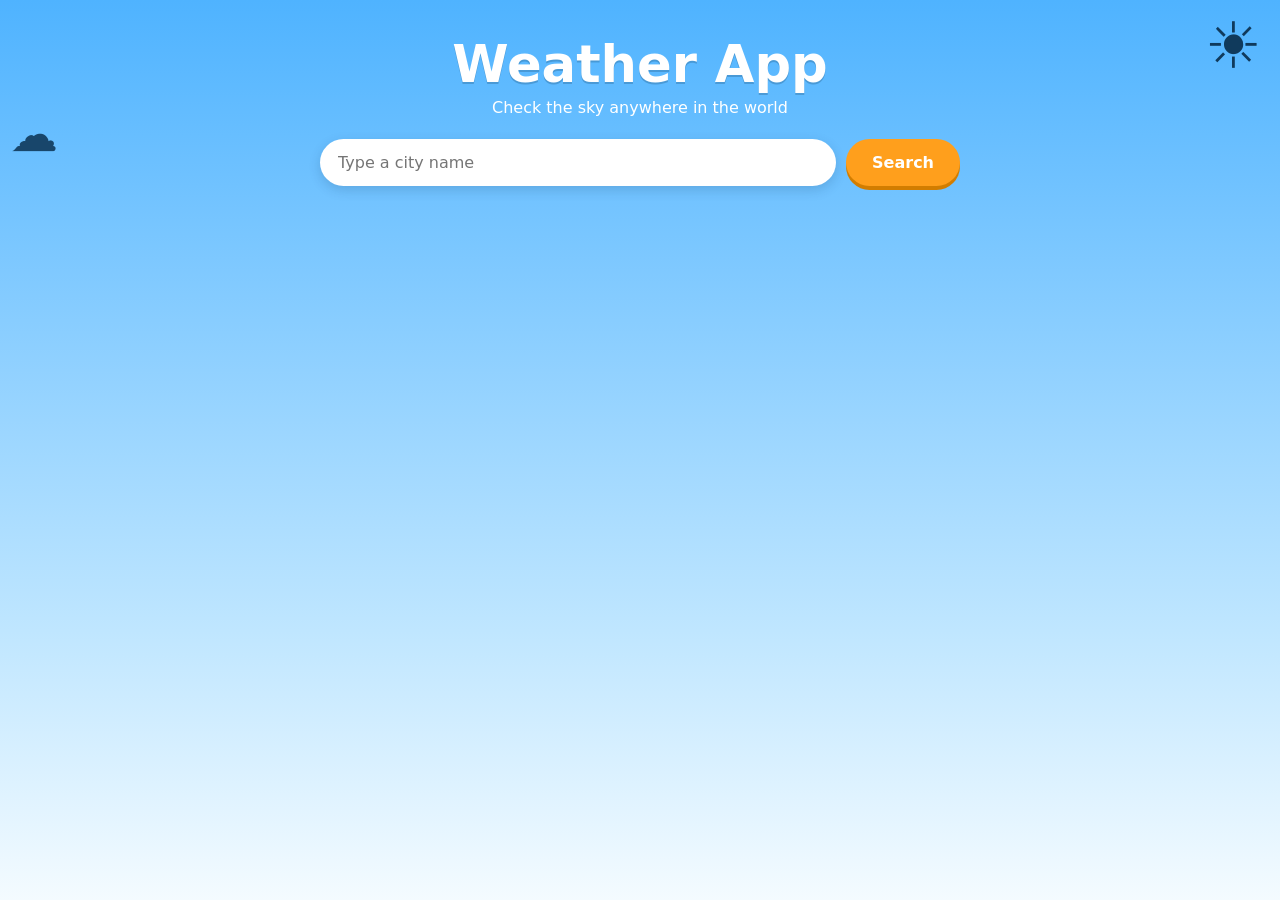
<file: index.html>
<!DOCTYPE html>
<html lang="en">
<head>
  <meta charset="UTF-8">
  <meta name="viewport" content="width=device-width, initial-scale=1.0">
  <title>Weather App</title>
  <link rel="stylesheet" href="style.css">
</head>
<body>
  <main class="screen">
    <span class="deco sun" aria-hidden="true">☀️</span>
    <span class="deco cloud" aria-hidden="true">☁️</span>
    <div class="app">
      <h1 class="title">Weather App</h1>
      <p class="sub">Check the sky anywhere in the world</p>
      <form class="search" id="search-form">
        <input type="text" id="city-input" name="city" placeholder="Type a city name" aria-label="City name">
        <button type="submit">Search</button>
      </form>
      <p class="message" id="message" role="status"></p>
      <section class="card" id="result" hidden>
        <h2 class="city" id="city-name"></h2>
        <p class="time" id="local-time"></p>
        <img class="icon" id="icon" alt="" width="96" height="96">
        <div class="temp" id="temp"></div>
        <p class="desc" id="description"></p>
        <div class="tiles">
          <div class="tile"><span class="ic" aria-hidden="true">🌡️</span><span class="lb">Feels like</span><span class="vl" id="feels-like"></span></div>
          <div class="tile"><span class="ic" aria-hidden="true">💧</span><span class="lb">Humidity</span><span class="vl" id="humidity"></span></div>
          <div class="tile wide"><span class="ic" aria-hidden="true">💨</span><span class="lb">Wind</span><span class="vl" id="wind"></span></div>
        </div>
      </section>
    </div>
  </main>
  <script src="script.js"></script>
</body>
</html>
</file>
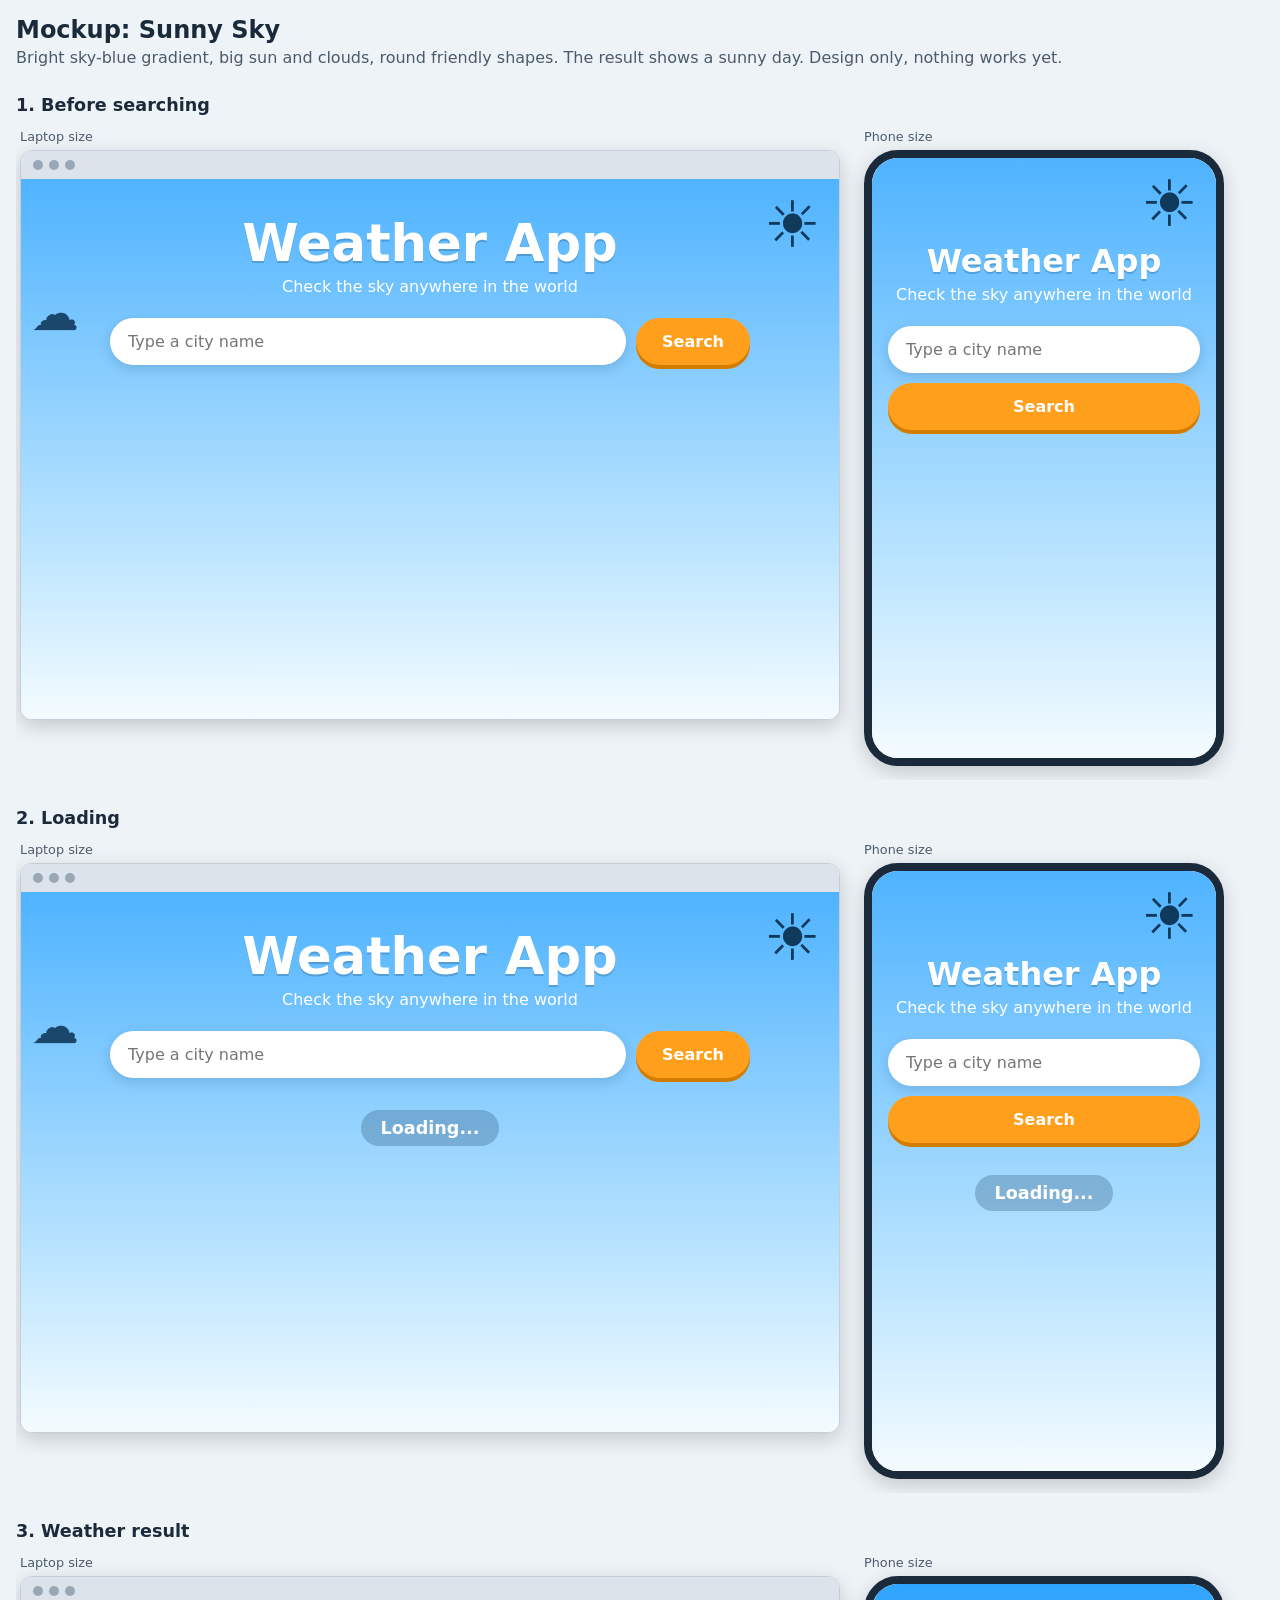
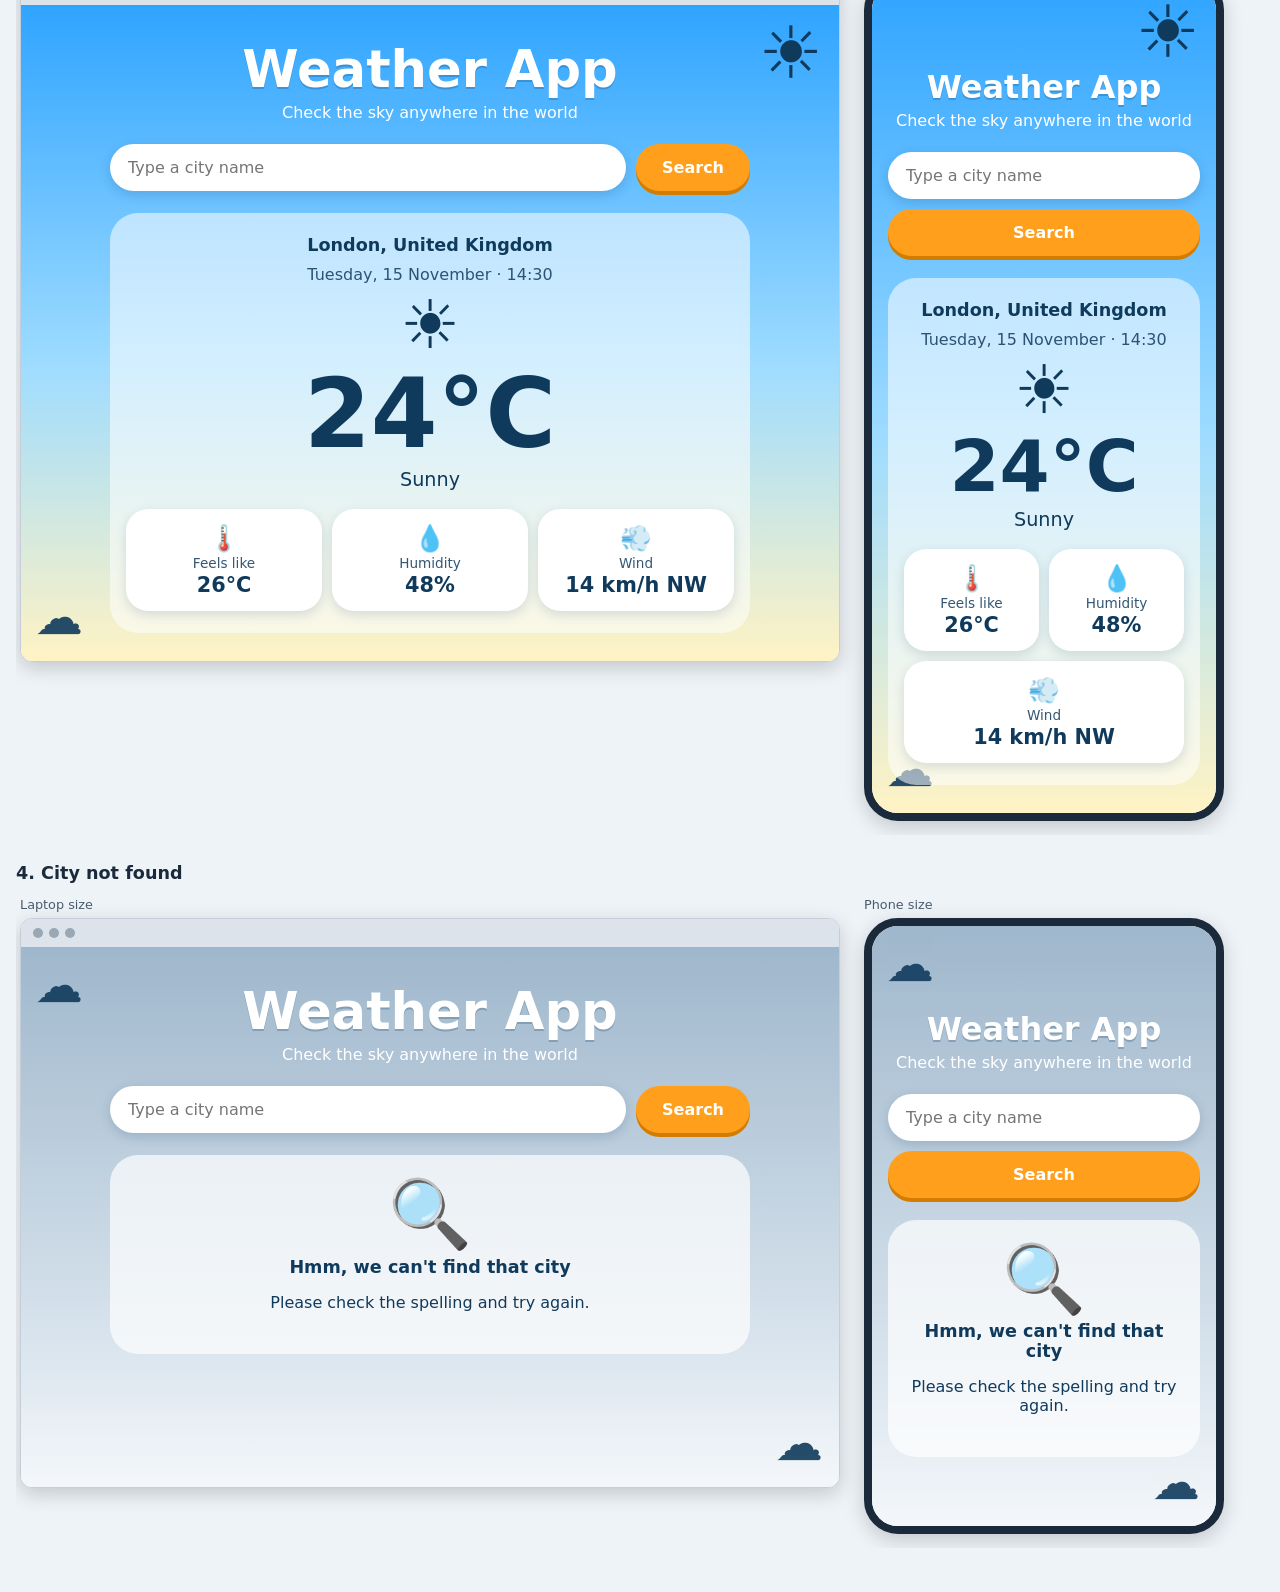
<file: mockups/1-sunny-sky.html>
<!DOCTYPE html>
<html lang="en">
<head>
<meta charset="UTF-8">
<meta name="viewport" content="width=device-width, initial-scale=1.0">
<title>Mockup: Sunny Sky</title>
<style>
*{box-sizing:border-box}
body{margin:0;padding:16px;background:#eef3f8;color:#1b2a3a;font-family:system-ui,-apple-system,"Segoe UI",Arial,sans-serif}
.page-head h1{margin:0 0 4px;font-size:1.5rem}
.page-head p{margin:0;color:#4a5b6c}
.state{margin:28px 0}
.state h2{font-size:1.1rem;margin:0 0 10px}
.frames{display:flex;flex-wrap:wrap;gap:24px;align-items:flex-start;overflow-x:auto;padding:4px 4px 14px}
.cap{font-size:.8rem;color:#4a5b6c;margin:0 0 6px}
.frame{flex:none;overflow:hidden;background:#fff;box-shadow:0 6px 20px rgba(0,0,0,.18)}
.laptop{width:820px;border-radius:12px;border:1px solid #c5ced8}
.phone{width:360px;border:8px solid #1b2a3a;border-radius:34px}
.bar{height:28px;background:#dde3ea;display:flex;gap:6px;align-items:center;padding:0 12px}
.bar i{width:10px;height:10px;border-radius:50%;background:#9aa7b4;display:block}
.screen{container-type:inline-size;position:relative;overflow:hidden;min-height:540px;padding:28px 16px;display:flex;justify-content:center}
.phone .screen{min-height:600px}
.app{position:relative;z-index:1;width:100%;max-width:640px;text-align:center}
.title{margin:8px 0 6px;font-size:2rem;line-height:1.1}
.sub{margin:0 0 22px}
.search{display:flex;flex-direction:column;gap:10px;margin-bottom:22px}
.search input{width:100%;font:inherit;padding:14px 18px;border:0;outline:0}
.search button{font:inherit;padding:14px 26px;border:0;cursor:pointer}
.status{margin:10px 0;font-size:1.1rem;font-weight:600}
.big-emoji{font-size:4.2rem;line-height:1}
.city{margin:0;font-size:1.5rem}
.time{margin:4px 0 8px;opacity:.85}
.temp{font-size:4.5rem;font-weight:800;line-height:1;margin:6px 0}
.desc{font-size:1.2rem;margin:0 0 18px}
.tiles{display:grid;grid-template-columns:1fr 1fr;gap:10px}
.tile{padding:14px 10px}
.tile.wide{grid-column:span 2}
.tile .ic{font-size:1.6rem;display:block}
.tile .lb{display:block;font-size:.85rem;opacity:.85;margin-top:2px}
.tile .vl{display:block;font-size:1.3rem;font-weight:700;margin-top:2px}
.deco{position:absolute;z-index:0;line-height:1;pointer-events:none}
@container (max-width:599px){.app{padding-top:50px}.deco.mid{display:none}}
@container (min-width:600px){
  .title{font-size:3.2rem}
  .search{flex-direction:row}
  .search input{flex:1}
  .tiles{grid-template-columns:repeat(3,1fr)}
  .tile.wide{grid-column:auto}
  .temp{font-size:6rem}
  .city{font-size:2rem}
}

.screen{font-family:"Trebuchet MS","Segoe UI",system-ui,sans-serif;color:#103a5c}
.bg-start{background:linear-gradient(#4fb3ff,#bfe6ff 70%,#f4fbff)}
.bg-result{background:linear-gradient(#2fa4ff,#9fdcff 55%,#fff3c4)}
.bg-notfound{background:linear-gradient(#9fb7cc,#d6e2ec 70%,#f4f7fa)}
.title{color:#fff;text-shadow:0 2px 0 rgba(16,58,92,.25)}
.sub{color:#fff}
.search input{border-radius:999px;background:#fff;box-shadow:0 4px 12px rgba(16,58,92,.18);color:#103a5c}
.search button{border-radius:999px;background:#ff9f1c;color:#fff;font-weight:700;box-shadow:0 4px 0 #d27d00}
.status{color:#fff;background:rgba(16,58,92,.25);display:inline-block;padding:8px 20px;border-radius:999px}
.card{background:rgba(255,255,255,.55);border-radius:28px;padding:22px 16px}
.tile{background:#fff;border-radius:22px;box-shadow:0 4px 12px rgba(16,58,92,.15)}
.nf{background:rgba(255,255,255,.7);border-radius:28px;padding:26px 18px}
.nf .big-emoji{margin-bottom:8px}
</style>
</head>
<body>
<header class="page-head"><h1>Mockup: Sunny Sky</h1><p>Bright sky-blue gradient, big sun and clouds, round friendly shapes. The result shows a sunny day. Design only, nothing works yet.</p></header>
<section class="state"><h2>1. Before searching</h2><div class="frames"><div><p class="cap">Laptop size</p><div class="frame laptop"><div class="bar"><i></i><i></i><i></i></div><div class="screen bg-start"><span class="deco" style="top:14px;right:18px;font-size:4rem">☀️</span><span class="deco mid" style="top:110px;left:10px;font-size:3rem;opacity:.9">☁️</span><div class="app"><h1 class="title">Weather App</h1><p class="sub">Check the sky anywhere in the world</p><div class="search"><input type="text" placeholder="Type a city name" value="" readonly aria-label="City name"><button type="button">Search</button></div></div></div></div></div><div><p class="cap">Phone size</p><div class="frame phone"><div class="screen bg-start"><span class="deco" style="top:14px;right:18px;font-size:4rem">☀️</span><span class="deco mid" style="top:110px;left:10px;font-size:3rem;opacity:.9">☁️</span><div class="app"><h1 class="title">Weather App</h1><p class="sub">Check the sky anywhere in the world</p><div class="search"><input type="text" placeholder="Type a city name" value="" readonly aria-label="City name"><button type="button">Search</button></div></div></div></div></div></div></section>
<section class="state"><h2>2. Loading</h2><div class="frames"><div><p class="cap">Laptop size</p><div class="frame laptop"><div class="bar"><i></i><i></i><i></i></div><div class="screen bg-start"><span class="deco" style="top:14px;right:18px;font-size:4rem">☀️</span><span class="deco mid" style="top:110px;left:10px;font-size:3rem;opacity:.9">☁️</span><div class="app"><h1 class="title">Weather App</h1><p class="sub">Check the sky anywhere in the world</p><div class="search"><input type="text" placeholder="Type a city name" value="" readonly aria-label="City name"><button type="button">Search</button></div><p class="status">Loading...</p></div></div></div></div><div><p class="cap">Phone size</p><div class="frame phone"><div class="screen bg-start"><span class="deco" style="top:14px;right:18px;font-size:4rem">☀️</span><span class="deco mid" style="top:110px;left:10px;font-size:3rem;opacity:.9">☁️</span><div class="app"><h1 class="title">Weather App</h1><p class="sub">Check the sky anywhere in the world</p><div class="search"><input type="text" placeholder="Type a city name" value="" readonly aria-label="City name"><button type="button">Search</button></div><p class="status">Loading...</p></div></div></div></div></div></section>
<section class="state"><h2>3. Weather result</h2><div class="frames"><div><p class="cap">Laptop size</p><div class="frame laptop"><div class="bar"><i></i><i></i><i></i></div><div class="screen bg-result"><span class="deco" style="top:12px;right:16px;font-size:4.5rem">☀️</span><span class="deco" style="bottom:20px;left:14px;font-size:3rem;opacity:.9">☁️</span><div class="app"><h1 class="title">Weather App</h1><p class="sub">Check the sky anywhere in the world</p><div class="search"><input type="text" placeholder="Type a city name" value="" readonly aria-label="City name"><button type="button">Search</button></div><div class="card"><h2 class="city">London, United Kingdom</h2><p class="time">Tuesday, 15 November · 14:30</p><div class="big-emoji" role="img" aria-label="Sunny">☀️</div><div class="temp">24°C</div><p class="desc">Sunny</p><div class="tiles"><div class="tile"><span class="ic">🌡️</span><span class="lb">Feels like</span><span class="vl">26°C</span></div><div class="tile"><span class="ic">💧</span><span class="lb">Humidity</span><span class="vl">48%</span></div><div class="tile wide"><span class="ic">💨</span><span class="lb">Wind</span><span class="vl">14 km/h NW</span></div></div></div></div></div></div></div><div><p class="cap">Phone size</p><div class="frame phone"><div class="screen bg-result"><span class="deco" style="top:12px;right:16px;font-size:4.5rem">☀️</span><span class="deco" style="bottom:20px;left:14px;font-size:3rem;opacity:.9">☁️</span><div class="app"><h1 class="title">Weather App</h1><p class="sub">Check the sky anywhere in the world</p><div class="search"><input type="text" placeholder="Type a city name" value="" readonly aria-label="City name"><button type="button">Search</button></div><div class="card"><h2 class="city">London, United Kingdom</h2><p class="time">Tuesday, 15 November · 14:30</p><div class="big-emoji" role="img" aria-label="Sunny">☀️</div><div class="temp">24°C</div><p class="desc">Sunny</p><div class="tiles"><div class="tile"><span class="ic">🌡️</span><span class="lb">Feels like</span><span class="vl">26°C</span></div><div class="tile"><span class="ic">💧</span><span class="lb">Humidity</span><span class="vl">48%</span></div><div class="tile wide"><span class="ic">💨</span><span class="lb">Wind</span><span class="vl">14 km/h NW</span></div></div></div></div></div></div></div></div></section>
<section class="state"><h2>4. City not found</h2><div class="frames"><div><p class="cap">Laptop size</p><div class="frame laptop"><div class="bar"><i></i><i></i><i></i></div><div class="screen bg-notfound"><span class="deco" style="top:14px;left:14px;font-size:3rem;opacity:.9">☁️</span><span class="deco" style="bottom:20px;right:16px;font-size:3rem;opacity:.9">☁️</span><div class="app"><h1 class="title">Weather App</h1><p class="sub">Check the sky anywhere in the world</p><div class="search"><input type="text" placeholder="Type a city name" value="" readonly aria-label="City name"><button type="button">Search</button></div><div class="nf"><div class="big-emoji">🔍</div><h2 class="city">Hmm, we can't find that city</h2><p>Please check the spelling and try again.</p></div></div></div></div></div><div><p class="cap">Phone size</p><div class="frame phone"><div class="screen bg-notfound"><span class="deco" style="top:14px;left:14px;font-size:3rem;opacity:.9">☁️</span><span class="deco" style="bottom:20px;right:16px;font-size:3rem;opacity:.9">☁️</span><div class="app"><h1 class="title">Weather App</h1><p class="sub">Check the sky anywhere in the world</p><div class="search"><input type="text" placeholder="Type a city name" value="" readonly aria-label="City name"><button type="button">Search</button></div><div class="nf"><div class="big-emoji">🔍</div><h2 class="city">Hmm, we can't find that city</h2><p>Please check the spelling and try again.</p></div></div></div></div></div></div></section>
</body>
</html>
</file>
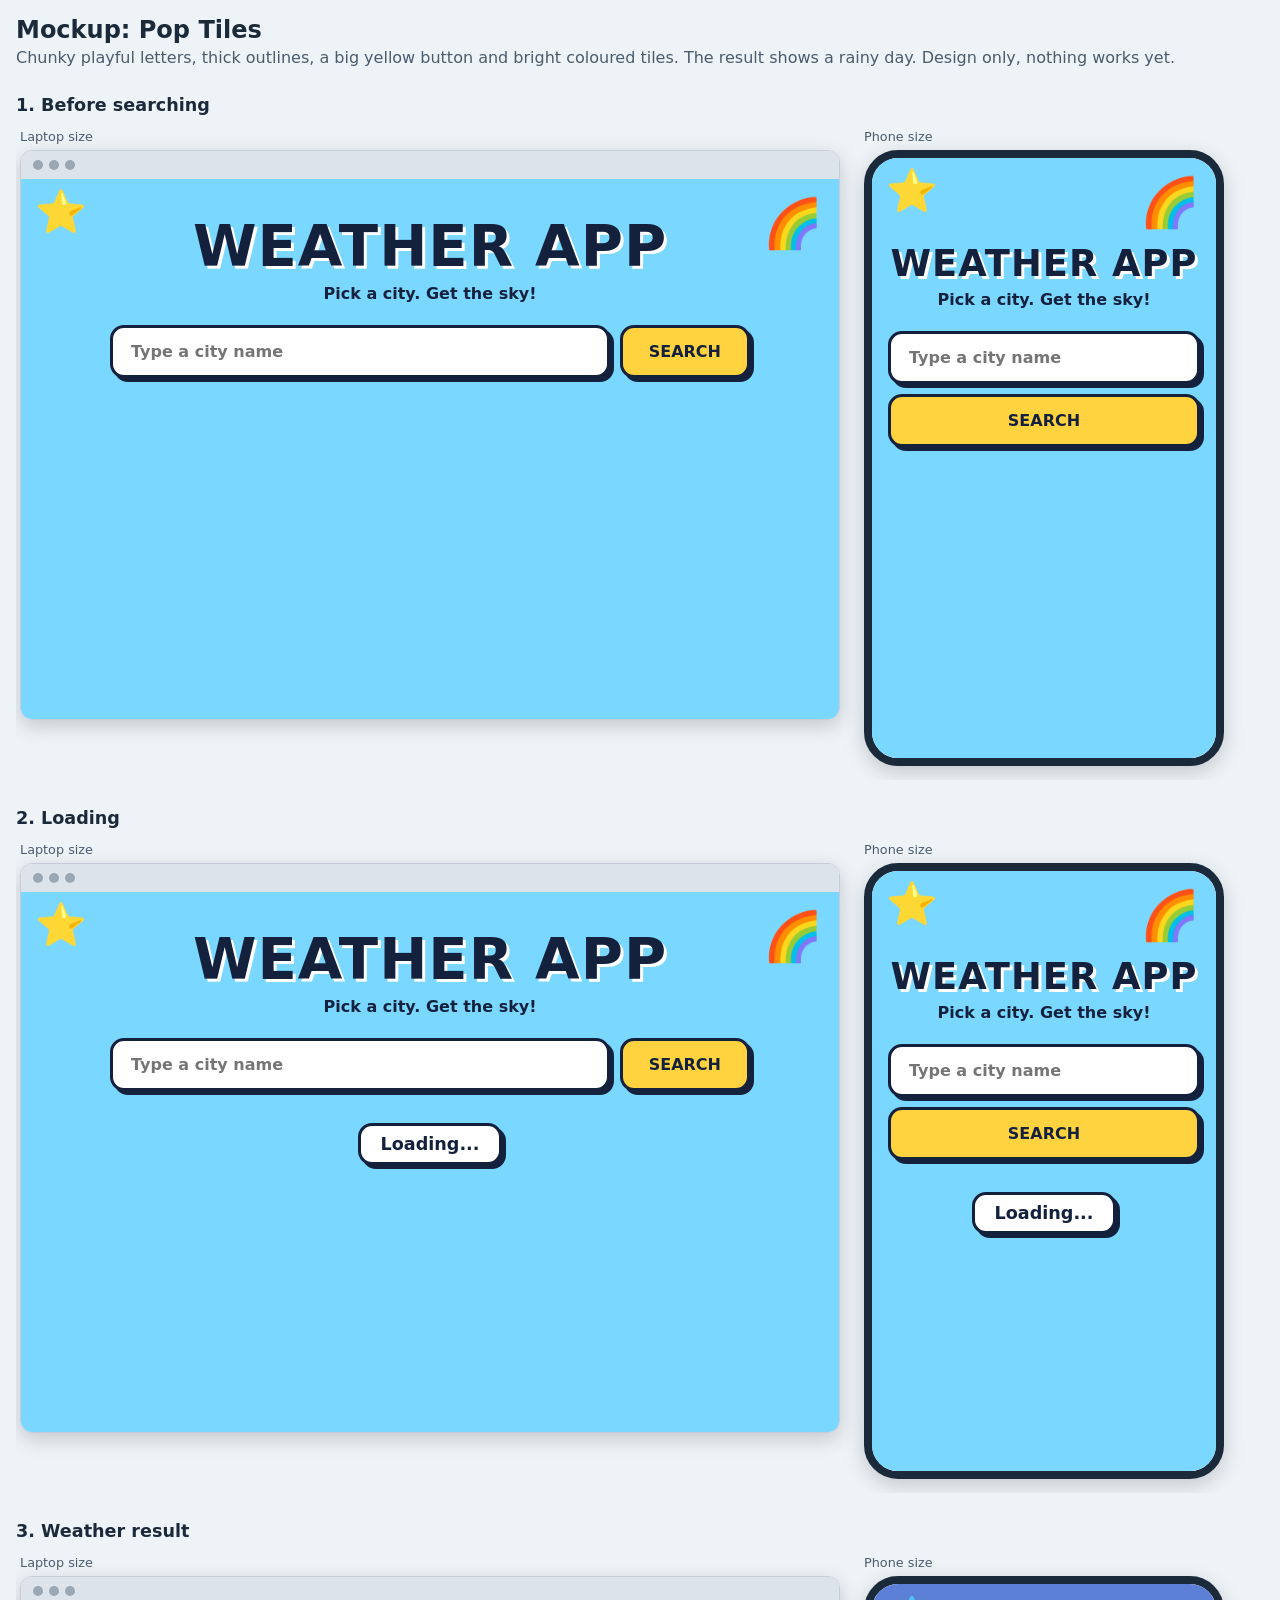
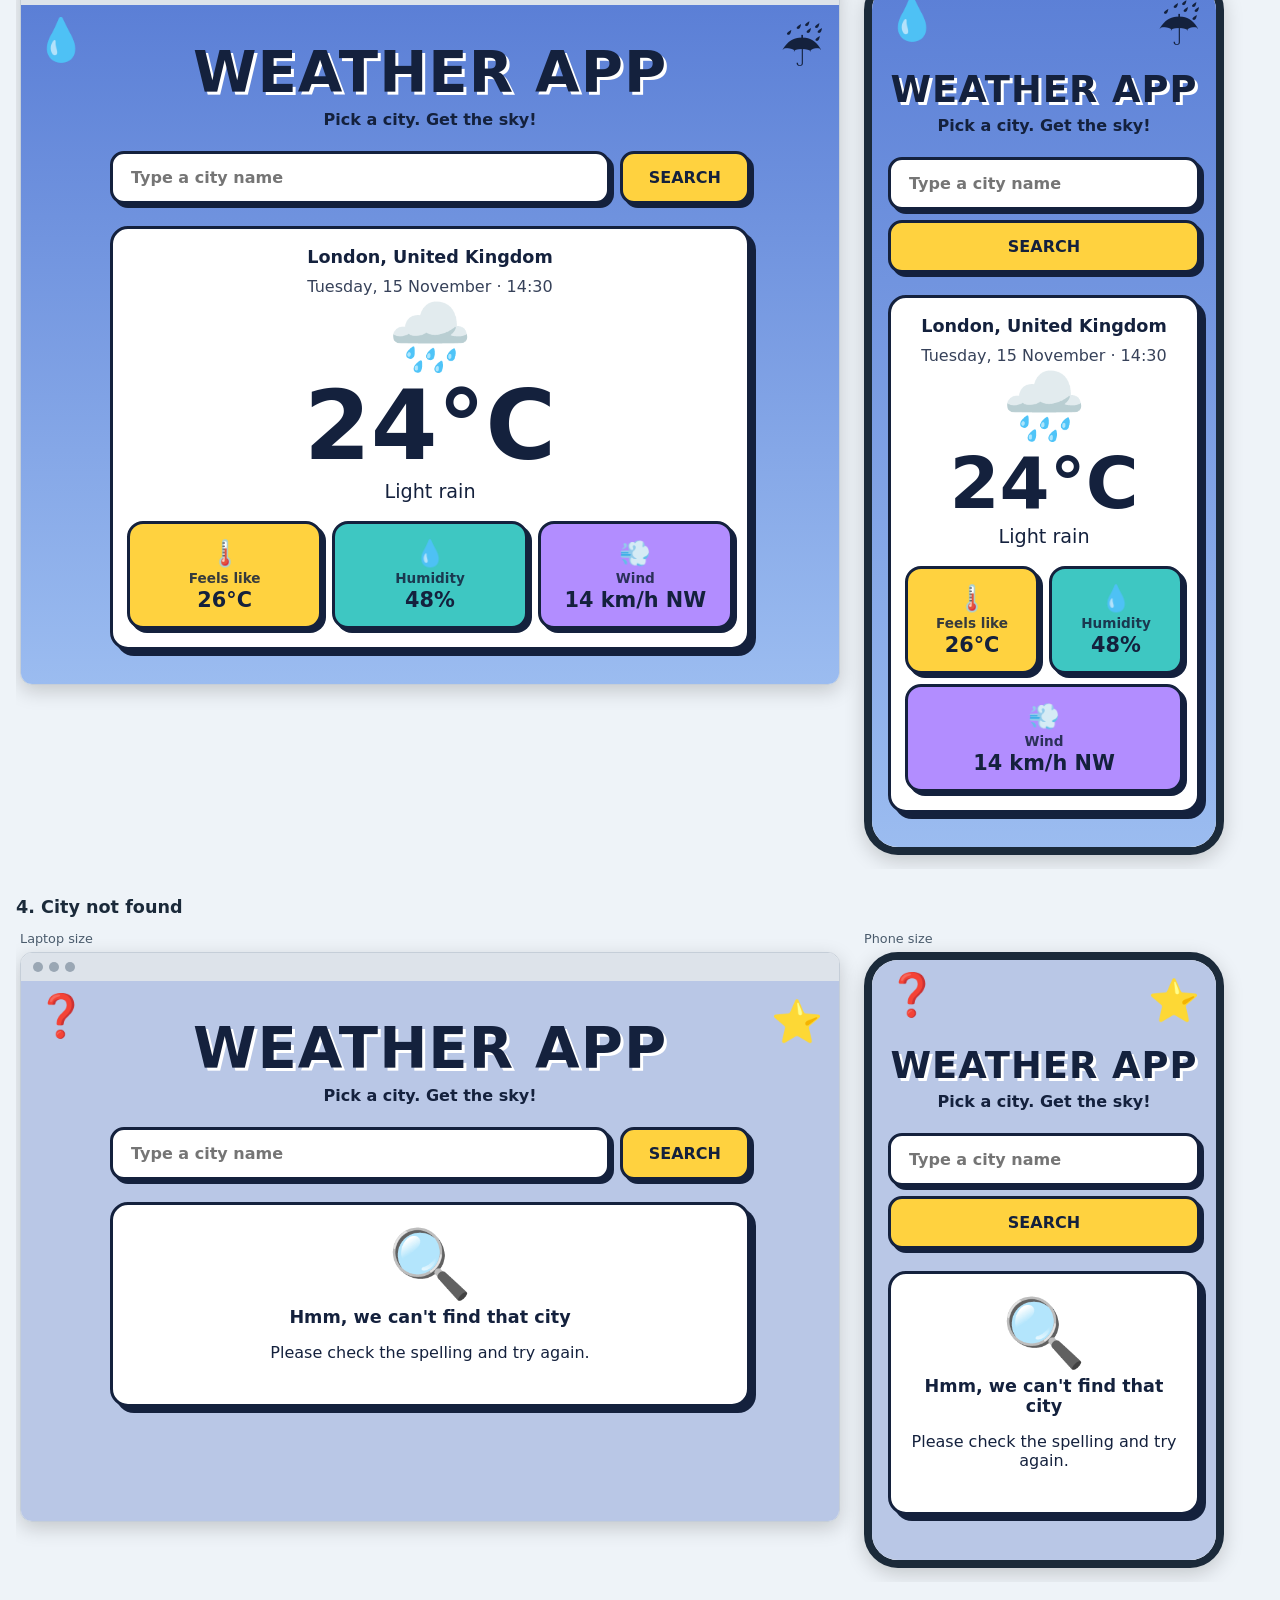
<file: mockups/2-pop-tiles.html>
<!DOCTYPE html>
<html lang="en">
<head>
<meta charset="UTF-8">
<meta name="viewport" content="width=device-width, initial-scale=1.0">
<title>Mockup: Pop Tiles</title>
<style>
*{box-sizing:border-box}
body{margin:0;padding:16px;background:#eef3f8;color:#1b2a3a;font-family:system-ui,-apple-system,"Segoe UI",Arial,sans-serif}
.page-head h1{margin:0 0 4px;font-size:1.5rem}
.page-head p{margin:0;color:#4a5b6c}
.state{margin:28px 0}
.state h2{font-size:1.1rem;margin:0 0 10px}
.frames{display:flex;flex-wrap:wrap;gap:24px;align-items:flex-start;overflow-x:auto;padding:4px 4px 14px}
.cap{font-size:.8rem;color:#4a5b6c;margin:0 0 6px}
.frame{flex:none;overflow:hidden;background:#fff;box-shadow:0 6px 20px rgba(0,0,0,.18)}
.laptop{width:820px;border-radius:12px;border:1px solid #c5ced8}
.phone{width:360px;border:8px solid #1b2a3a;border-radius:34px}
.bar{height:28px;background:#dde3ea;display:flex;gap:6px;align-items:center;padding:0 12px}
.bar i{width:10px;height:10px;border-radius:50%;background:#9aa7b4;display:block}
.screen{container-type:inline-size;position:relative;overflow:hidden;min-height:540px;padding:28px 16px;display:flex;justify-content:center}
.phone .screen{min-height:600px}
.app{position:relative;z-index:1;width:100%;max-width:640px;text-align:center}
.title{margin:8px 0 6px;font-size:2rem;line-height:1.1}
.sub{margin:0 0 22px}
.search{display:flex;flex-direction:column;gap:10px;margin-bottom:22px}
.search input{width:100%;font:inherit;padding:14px 18px;border:0;outline:0}
.search button{font:inherit;padding:14px 26px;border:0;cursor:pointer}
.status{margin:10px 0;font-size:1.1rem;font-weight:600}
.big-emoji{font-size:4.2rem;line-height:1}
.city{margin:0;font-size:1.5rem}
.time{margin:4px 0 8px;opacity:.85}
.temp{font-size:4.5rem;font-weight:800;line-height:1;margin:6px 0}
.desc{font-size:1.2rem;margin:0 0 18px}
.tiles{display:grid;grid-template-columns:1fr 1fr;gap:10px}
.tile{padding:14px 10px}
.tile.wide{grid-column:span 2}
.tile .ic{font-size:1.6rem;display:block}
.tile .lb{display:block;font-size:.85rem;opacity:.85;margin-top:2px}
.tile .vl{display:block;font-size:1.3rem;font-weight:700;margin-top:2px}
.deco{position:absolute;z-index:0;line-height:1;pointer-events:none}
@container (max-width:599px){.app{padding-top:50px}.deco.mid{display:none}}
@container (min-width:600px){
  .title{font-size:3.2rem}
  .search{flex-direction:row}
  .search input{flex:1}
  .tiles{grid-template-columns:repeat(3,1fr)}
  .tile.wide{grid-column:auto}
  .temp{font-size:6rem}
  .city{font-size:2rem}
}

.screen{font-family:Verdana,"Segoe UI",system-ui,sans-serif;color:#14213d}
.bg-start{background:#7ad7ff}
.bg-result{background:linear-gradient(#5b7fd6,#9bbcf0)}
.bg-notfound{background:#b9c7e6}
.title{font-size:2.3rem;font-weight:900;letter-spacing:1px;text-transform:uppercase;color:#14213d;text-shadow:3px 3px 0 #fff}
.sub{font-weight:700}
.search input{border-radius:14px;background:#fff;border:3px solid #14213d;box-shadow:4px 4px 0 #14213d;font-weight:700}
.search button{border-radius:14px;background:#ffd23f;color:#14213d;font-weight:900;border:3px solid #14213d;box-shadow:4px 4px 0 #14213d;text-transform:uppercase}
.status{display:inline-block;background:#fff;border:3px solid #14213d;border-radius:14px;padding:8px 20px;box-shadow:4px 4px 0 #14213d;font-weight:800}
.card{background:#fff;border:3px solid #14213d;border-radius:18px;padding:18px 14px;box-shadow:6px 6px 0 #14213d;margin-bottom:6px}
.tile{border:3px solid #14213d;border-radius:16px;box-shadow:4px 4px 0 #14213d;font-weight:700}
.t1{background:#ffd23f}.t2{background:#3ec7c2}.t3{background:#b28dff}
.nf{background:#fff;border:3px solid #14213d;border-radius:18px;padding:26px 18px;box-shadow:6px 6px 0 #14213d}
.nf .big-emoji{margin-bottom:8px}
@container (min-width:600px){.title{font-size:3.6rem}}
</style>
</head>
<body>
<header class="page-head"><h1>Mockup: Pop Tiles</h1><p>Chunky playful letters, thick outlines, a big yellow button and bright coloured tiles. The result shows a rainy day. Design only, nothing works yet.</p></header>
<section class="state"><h2>1. Before searching</h2><div class="frames"><div><p class="cap">Laptop size</p><div class="frame laptop"><div class="bar"><i></i><i></i><i></i></div><div class="screen bg-start"><span class="deco" style="top:12px;left:14px;font-size:2.6rem">⭐</span><span class="deco" style="top:20px;right:16px;font-size:3rem">🌈</span><div class="app"><h1 class="title">Weather App</h1><p class="sub">Pick a city. Get the sky!</p><div class="search"><input type="text" placeholder="Type a city name" value="" readonly aria-label="City name"><button type="button">Search</button></div></div></div></div></div><div><p class="cap">Phone size</p><div class="frame phone"><div class="screen bg-start"><span class="deco" style="top:12px;left:14px;font-size:2.6rem">⭐</span><span class="deco" style="top:20px;right:16px;font-size:3rem">🌈</span><div class="app"><h1 class="title">Weather App</h1><p class="sub">Pick a city. Get the sky!</p><div class="search"><input type="text" placeholder="Type a city name" value="" readonly aria-label="City name"><button type="button">Search</button></div></div></div></div></div></div></section>
<section class="state"><h2>2. Loading</h2><div class="frames"><div><p class="cap">Laptop size</p><div class="frame laptop"><div class="bar"><i></i><i></i><i></i></div><div class="screen bg-start"><span class="deco" style="top:12px;left:14px;font-size:2.6rem">⭐</span><span class="deco" style="top:20px;right:16px;font-size:3rem">🌈</span><div class="app"><h1 class="title">Weather App</h1><p class="sub">Pick a city. Get the sky!</p><div class="search"><input type="text" placeholder="Type a city name" value="" readonly aria-label="City name"><button type="button">Search</button></div><p class="status">Loading...</p></div></div></div></div><div><p class="cap">Phone size</p><div class="frame phone"><div class="screen bg-start"><span class="deco" style="top:12px;left:14px;font-size:2.6rem">⭐</span><span class="deco" style="top:20px;right:16px;font-size:3rem">🌈</span><div class="app"><h1 class="title">Weather App</h1><p class="sub">Pick a city. Get the sky!</p><div class="search"><input type="text" placeholder="Type a city name" value="" readonly aria-label="City name"><button type="button">Search</button></div><p class="status">Loading...</p></div></div></div></div></div></section>
<section class="state"><h2>3. Weather result</h2><div class="frames"><div><p class="cap">Laptop size</p><div class="frame laptop"><div class="bar"><i></i><i></i><i></i></div><div class="screen bg-result"><span class="deco" style="top:14px;left:14px;font-size:2.6rem">💧</span><span class="deco" style="top:20px;right:16px;font-size:3rem">☔</span><div class="app"><h1 class="title">Weather App</h1><p class="sub">Pick a city. Get the sky!</p><div class="search"><input type="text" placeholder="Type a city name" value="" readonly aria-label="City name"><button type="button">Search</button></div><div class="card"><h2 class="city">London, United Kingdom</h2><p class="time">Tuesday, 15 November · 14:30</p><div class="big-emoji" role="img" aria-label="Light rain">🌧️</div><div class="temp">24°C</div><p class="desc">Light rain</p><div class="tiles"><div class="tile t1"><span class="ic">🌡️</span><span class="lb">Feels like</span><span class="vl">26°C</span></div><div class="tile t2"><span class="ic">💧</span><span class="lb">Humidity</span><span class="vl">48%</span></div><div class="tile wide t3"><span class="ic">💨</span><span class="lb">Wind</span><span class="vl">14 km/h NW</span></div></div></div></div></div></div></div><div><p class="cap">Phone size</p><div class="frame phone"><div class="screen bg-result"><span class="deco" style="top:14px;left:14px;font-size:2.6rem">💧</span><span class="deco" style="top:20px;right:16px;font-size:3rem">☔</span><div class="app"><h1 class="title">Weather App</h1><p class="sub">Pick a city. Get the sky!</p><div class="search"><input type="text" placeholder="Type a city name" value="" readonly aria-label="City name"><button type="button">Search</button></div><div class="card"><h2 class="city">London, United Kingdom</h2><p class="time">Tuesday, 15 November · 14:30</p><div class="big-emoji" role="img" aria-label="Light rain">🌧️</div><div class="temp">24°C</div><p class="desc">Light rain</p><div class="tiles"><div class="tile t1"><span class="ic">🌡️</span><span class="lb">Feels like</span><span class="vl">26°C</span></div><div class="tile t2"><span class="ic">💧</span><span class="lb">Humidity</span><span class="vl">48%</span></div><div class="tile wide t3"><span class="ic">💨</span><span class="lb">Wind</span><span class="vl">14 km/h NW</span></div></div></div></div></div></div></div></div></section>
<section class="state"><h2>4. City not found</h2><div class="frames"><div><p class="cap">Laptop size</p><div class="frame laptop"><div class="bar"><i></i><i></i><i></i></div><div class="screen bg-notfound"><span class="deco" style="top:14px;left:14px;font-size:2.6rem">❓</span><span class="deco" style="top:20px;right:16px;font-size:2.6rem">⭐</span><div class="app"><h1 class="title">Weather App</h1><p class="sub">Pick a city. Get the sky!</p><div class="search"><input type="text" placeholder="Type a city name" value="" readonly aria-label="City name"><button type="button">Search</button></div><div class="nf"><div class="big-emoji">🔍</div><h2 class="city">Hmm, we can't find that city</h2><p>Please check the spelling and try again.</p></div></div></div></div></div><div><p class="cap">Phone size</p><div class="frame phone"><div class="screen bg-notfound"><span class="deco" style="top:14px;left:14px;font-size:2.6rem">❓</span><span class="deco" style="top:20px;right:16px;font-size:2.6rem">⭐</span><div class="app"><h1 class="title">Weather App</h1><p class="sub">Pick a city. Get the sky!</p><div class="search"><input type="text" placeholder="Type a city name" value="" readonly aria-label="City name"><button type="button">Search</button></div><div class="nf"><div class="big-emoji">🔍</div><h2 class="city">Hmm, we can't find that city</h2><p>Please check the spelling and try again.</p></div></div></div></div></div></div></section>
</body>
</html>
</file>
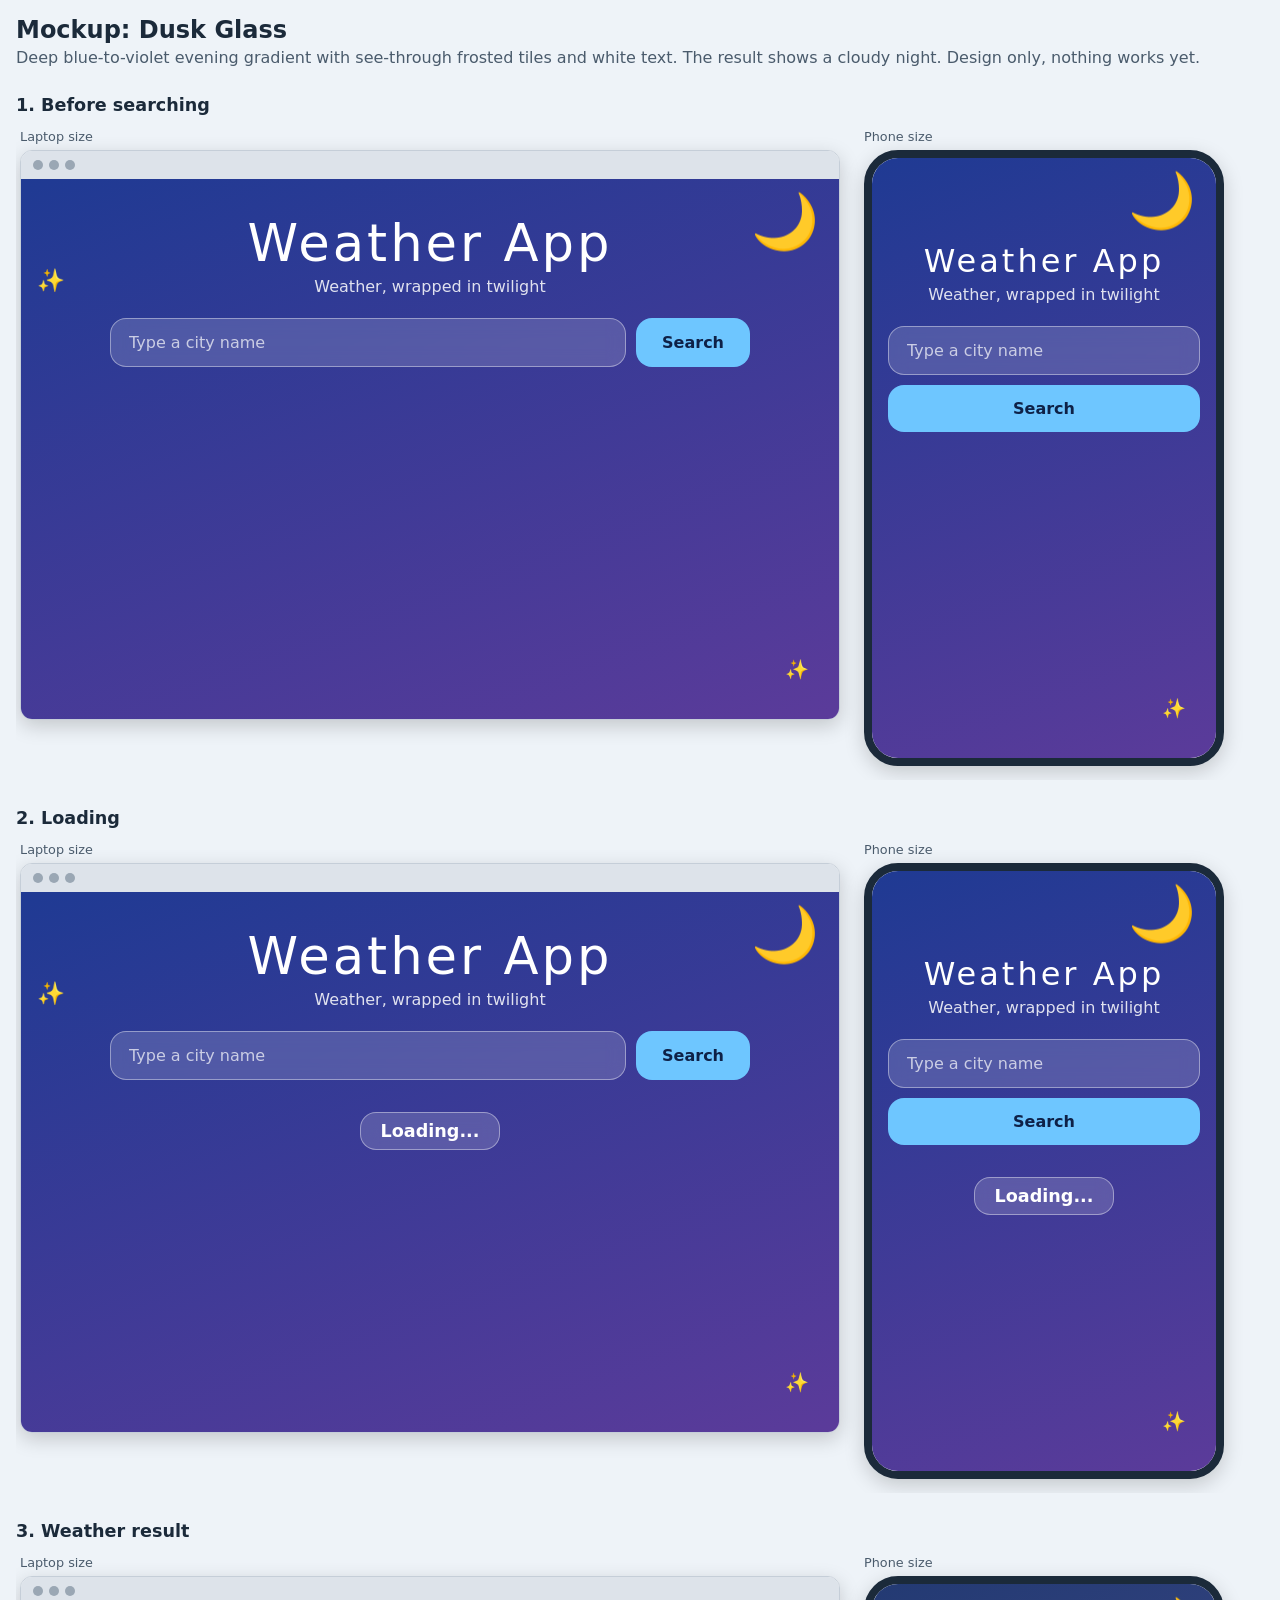
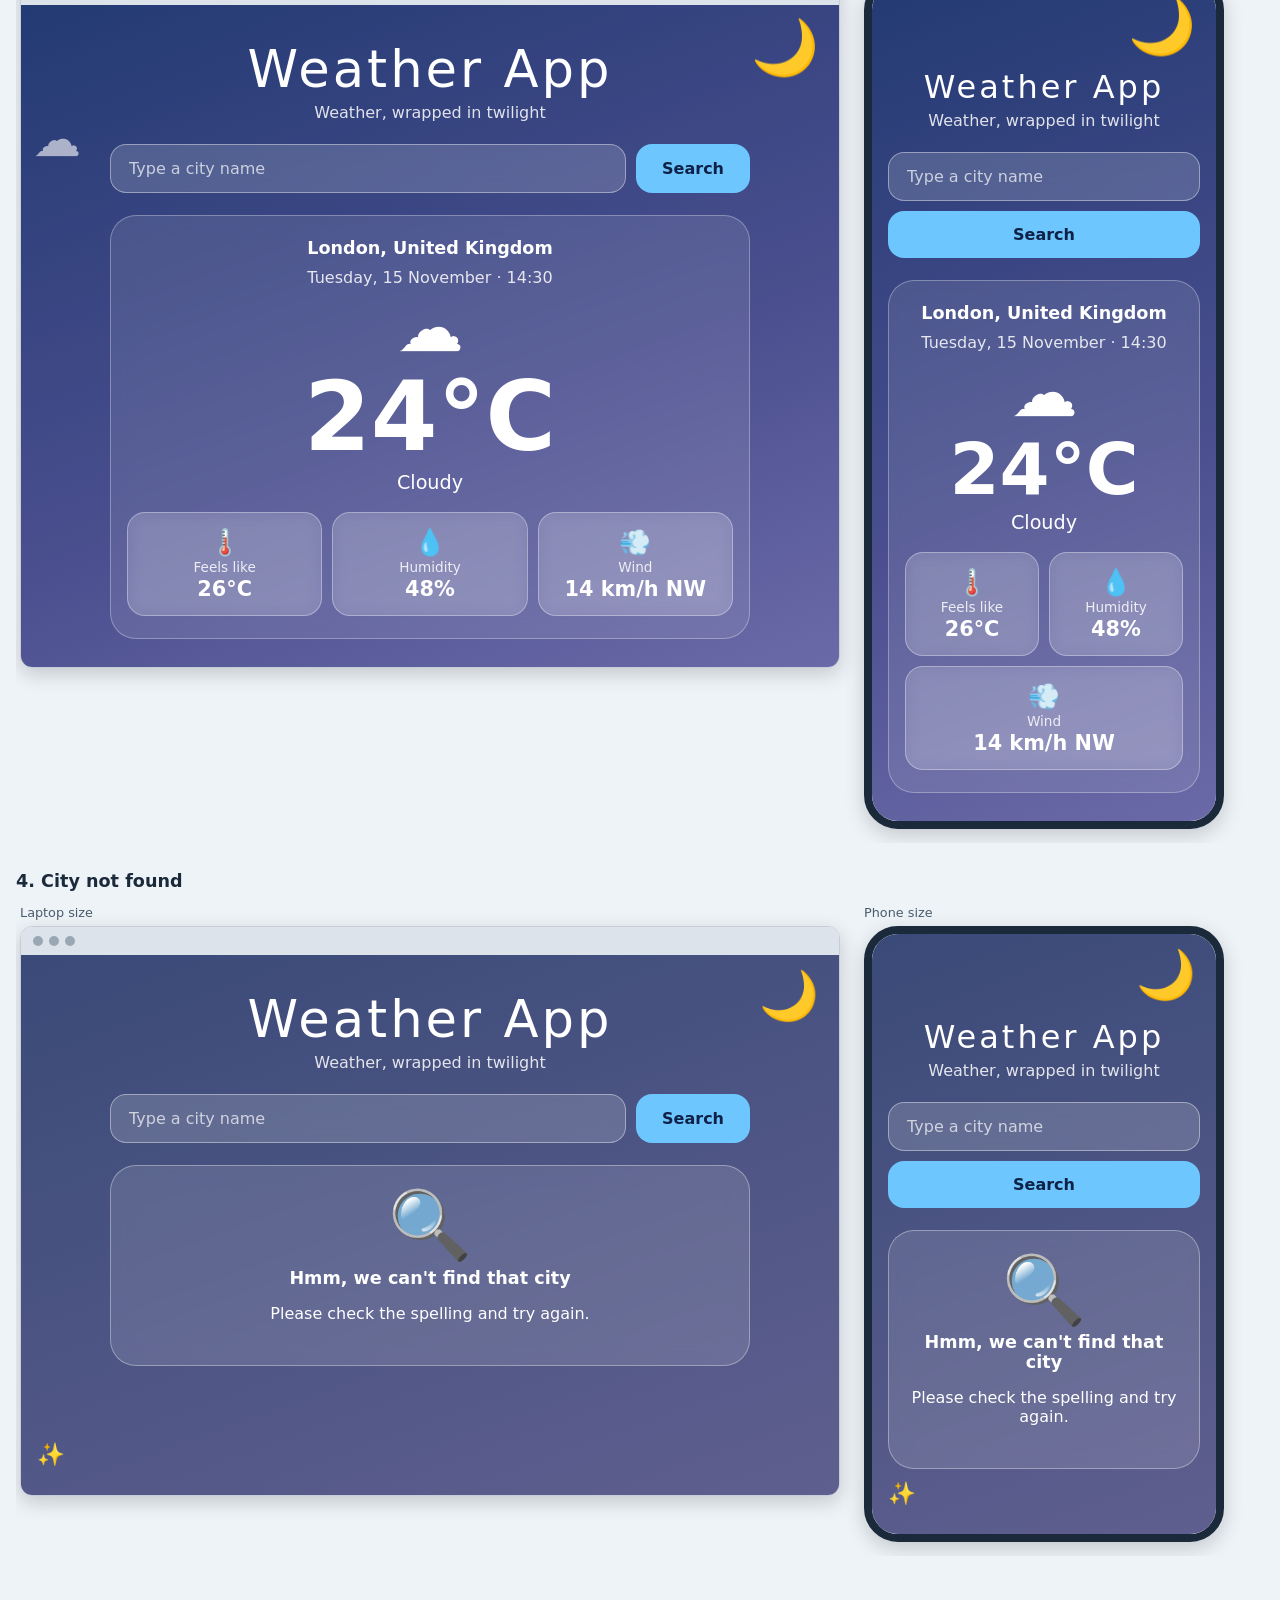
<file: mockups/3-dusk-glass.html>
<!DOCTYPE html>
<html lang="en">
<head>
<meta charset="UTF-8">
<meta name="viewport" content="width=device-width, initial-scale=1.0">
<title>Mockup: Dusk Glass</title>
<style>
*{box-sizing:border-box}
body{margin:0;padding:16px;background:#eef3f8;color:#1b2a3a;font-family:system-ui,-apple-system,"Segoe UI",Arial,sans-serif}
.page-head h1{margin:0 0 4px;font-size:1.5rem}
.page-head p{margin:0;color:#4a5b6c}
.state{margin:28px 0}
.state h2{font-size:1.1rem;margin:0 0 10px}
.frames{display:flex;flex-wrap:wrap;gap:24px;align-items:flex-start;overflow-x:auto;padding:4px 4px 14px}
.cap{font-size:.8rem;color:#4a5b6c;margin:0 0 6px}
.frame{flex:none;overflow:hidden;background:#fff;box-shadow:0 6px 20px rgba(0,0,0,.18)}
.laptop{width:820px;border-radius:12px;border:1px solid #c5ced8}
.phone{width:360px;border:8px solid #1b2a3a;border-radius:34px}
.bar{height:28px;background:#dde3ea;display:flex;gap:6px;align-items:center;padding:0 12px}
.bar i{width:10px;height:10px;border-radius:50%;background:#9aa7b4;display:block}
.screen{container-type:inline-size;position:relative;overflow:hidden;min-height:540px;padding:28px 16px;display:flex;justify-content:center}
.phone .screen{min-height:600px}
.app{position:relative;z-index:1;width:100%;max-width:640px;text-align:center}
.title{margin:8px 0 6px;font-size:2rem;line-height:1.1}
.sub{margin:0 0 22px}
.search{display:flex;flex-direction:column;gap:10px;margin-bottom:22px}
.search input{width:100%;font:inherit;padding:14px 18px;border:0;outline:0}
.search button{font:inherit;padding:14px 26px;border:0;cursor:pointer}
.status{margin:10px 0;font-size:1.1rem;font-weight:600}
.big-emoji{font-size:4.2rem;line-height:1}
.city{margin:0;font-size:1.5rem}
.time{margin:4px 0 8px;opacity:.85}
.temp{font-size:4.5rem;font-weight:800;line-height:1;margin:6px 0}
.desc{font-size:1.2rem;margin:0 0 18px}
.tiles{display:grid;grid-template-columns:1fr 1fr;gap:10px}
.tile{padding:14px 10px}
.tile.wide{grid-column:span 2}
.tile .ic{font-size:1.6rem;display:block}
.tile .lb{display:block;font-size:.85rem;opacity:.85;margin-top:2px}
.tile .vl{display:block;font-size:1.3rem;font-weight:700;margin-top:2px}
.deco{position:absolute;z-index:0;line-height:1;pointer-events:none}
@container (max-width:599px){.app{padding-top:50px}.deco.mid{display:none}}
@container (min-width:600px){
  .title{font-size:3.2rem}
  .search{flex-direction:row}
  .search input{flex:1}
  .tiles{grid-template-columns:repeat(3,1fr)}
  .tile.wide{grid-column:auto}
  .temp{font-size:6rem}
  .city{font-size:2rem}
}

.screen{font-family:"Segoe UI",system-ui,-apple-system,sans-serif;color:#fff}
.bg-start{background:linear-gradient(160deg,#1f3a93,#5b3b9a)}
.bg-result{background:linear-gradient(160deg,#233a73,#4b4f8f 60%,#6b6aa8)}
.bg-notfound{background:linear-gradient(160deg,#3a4a78,#5f5f8f)}
.title{font-weight:300;letter-spacing:3px}
.sub{opacity:.85}
.search input{border-radius:16px;background:rgba(255,255,255,.16);border:1px solid rgba(255,255,255,.4);color:#fff;backdrop-filter:blur(8px)}
.search input::placeholder{color:rgba(255,255,255,.7)}
.search button{border-radius:16px;background:#6ec6ff;color:#0e2147;font-weight:700}
.status{display:inline-block;background:rgba(255,255,255,.16);border:1px solid rgba(255,255,255,.4);border-radius:16px;padding:8px 20px;backdrop-filter:blur(8px)}
.card{background:rgba(255,255,255,.1);border:1px solid rgba(255,255,255,.3);border-radius:26px;padding:22px 16px;backdrop-filter:blur(10px)}
.tile{background:rgba(255,255,255,.14);border:1px solid rgba(255,255,255,.35);border-radius:18px;backdrop-filter:blur(8px)}
.nf{background:rgba(255,255,255,.12);border:1px solid rgba(255,255,255,.35);border-radius:26px;padding:26px 18px;backdrop-filter:blur(10px)}
.nf .big-emoji{margin-bottom:8px}
</style>
</head>
<body>
<header class="page-head"><h1>Mockup: Dusk Glass</h1><p>Deep blue-to-violet evening gradient with see-through frosted tiles and white text. The result shows a cloudy night. Design only, nothing works yet.</p></header>
<section class="state"><h2>1. Before searching</h2><div class="frames"><div><p class="cap">Laptop size</p><div class="frame laptop"><div class="bar"><i></i><i></i><i></i></div><div class="screen bg-start"><span class="deco" style="top:16px;right:20px;font-size:3.4rem">🌙</span><span class="deco mid" style="top:90px;left:16px;font-size:1.4rem">✨</span><span class="deco" style="bottom:40px;right:30px;font-size:1.2rem">✨</span><div class="app"><h1 class="title">Weather App</h1><p class="sub">Weather, wrapped in twilight</p><div class="search"><input type="text" placeholder="Type a city name" value="" readonly aria-label="City name"><button type="button">Search</button></div></div></div></div></div><div><p class="cap">Phone size</p><div class="frame phone"><div class="screen bg-start"><span class="deco" style="top:16px;right:20px;font-size:3.4rem">🌙</span><span class="deco mid" style="top:90px;left:16px;font-size:1.4rem">✨</span><span class="deco" style="bottom:40px;right:30px;font-size:1.2rem">✨</span><div class="app"><h1 class="title">Weather App</h1><p class="sub">Weather, wrapped in twilight</p><div class="search"><input type="text" placeholder="Type a city name" value="" readonly aria-label="City name"><button type="button">Search</button></div></div></div></div></div></div></section>
<section class="state"><h2>2. Loading</h2><div class="frames"><div><p class="cap">Laptop size</p><div class="frame laptop"><div class="bar"><i></i><i></i><i></i></div><div class="screen bg-start"><span class="deco" style="top:16px;right:20px;font-size:3.4rem">🌙</span><span class="deco mid" style="top:90px;left:16px;font-size:1.4rem">✨</span><span class="deco" style="bottom:40px;right:30px;font-size:1.2rem">✨</span><div class="app"><h1 class="title">Weather App</h1><p class="sub">Weather, wrapped in twilight</p><div class="search"><input type="text" placeholder="Type a city name" value="" readonly aria-label="City name"><button type="button">Search</button></div><p class="status">Loading...</p></div></div></div></div><div><p class="cap">Phone size</p><div class="frame phone"><div class="screen bg-start"><span class="deco" style="top:16px;right:20px;font-size:3.4rem">🌙</span><span class="deco mid" style="top:90px;left:16px;font-size:1.4rem">✨</span><span class="deco" style="bottom:40px;right:30px;font-size:1.2rem">✨</span><div class="app"><h1 class="title">Weather App</h1><p class="sub">Weather, wrapped in twilight</p><div class="search"><input type="text" placeholder="Type a city name" value="" readonly aria-label="City name"><button type="button">Search</button></div><p class="status">Loading...</p></div></div></div></div></div></section>
<section class="state"><h2>3. Weather result</h2><div class="frames"><div><p class="cap">Laptop size</p><div class="frame laptop"><div class="bar"><i></i><i></i><i></i></div><div class="screen bg-result"><span class="deco" style="top:16px;right:20px;font-size:3.4rem">🌙</span><span class="deco mid" style="top:110px;left:12px;font-size:3rem;opacity:.6">☁️</span><div class="app"><h1 class="title">Weather App</h1><p class="sub">Weather, wrapped in twilight</p><div class="search"><input type="text" placeholder="Type a city name" value="" readonly aria-label="City name"><button type="button">Search</button></div><div class="card"><h2 class="city">London, United Kingdom</h2><p class="time">Tuesday, 15 November · 14:30</p><div class="big-emoji" role="img" aria-label="Cloudy">☁️</div><div class="temp">24°C</div><p class="desc">Cloudy</p><div class="tiles"><div class="tile"><span class="ic">🌡️</span><span class="lb">Feels like</span><span class="vl">26°C</span></div><div class="tile"><span class="ic">💧</span><span class="lb">Humidity</span><span class="vl">48%</span></div><div class="tile wide"><span class="ic">💨</span><span class="lb">Wind</span><span class="vl">14 km/h NW</span></div></div></div></div></div></div></div><div><p class="cap">Phone size</p><div class="frame phone"><div class="screen bg-result"><span class="deco" style="top:16px;right:20px;font-size:3.4rem">🌙</span><span class="deco mid" style="top:110px;left:12px;font-size:3rem;opacity:.6">☁️</span><div class="app"><h1 class="title">Weather App</h1><p class="sub">Weather, wrapped in twilight</p><div class="search"><input type="text" placeholder="Type a city name" value="" readonly aria-label="City name"><button type="button">Search</button></div><div class="card"><h2 class="city">London, United Kingdom</h2><p class="time">Tuesday, 15 November · 14:30</p><div class="big-emoji" role="img" aria-label="Cloudy">☁️</div><div class="temp">24°C</div><p class="desc">Cloudy</p><div class="tiles"><div class="tile"><span class="ic">🌡️</span><span class="lb">Feels like</span><span class="vl">26°C</span></div><div class="tile"><span class="ic">💧</span><span class="lb">Humidity</span><span class="vl">48%</span></div><div class="tile wide"><span class="ic">💨</span><span class="lb">Wind</span><span class="vl">14 km/h NW</span></div></div></div></div></div></div></div></div></section>
<section class="state"><h2>4. City not found</h2><div class="frames"><div><p class="cap">Laptop size</p><div class="frame laptop"><div class="bar"><i></i><i></i><i></i></div><div class="screen bg-notfound"><span class="deco" style="top:16px;right:20px;font-size:3rem">🌙</span><span class="deco" style="bottom:30px;left:16px;font-size:1.4rem">✨</span><div class="app"><h1 class="title">Weather App</h1><p class="sub">Weather, wrapped in twilight</p><div class="search"><input type="text" placeholder="Type a city name" value="" readonly aria-label="City name"><button type="button">Search</button></div><div class="nf"><div class="big-emoji">🔍</div><h2 class="city">Hmm, we can't find that city</h2><p>Please check the spelling and try again.</p></div></div></div></div></div><div><p class="cap">Phone size</p><div class="frame phone"><div class="screen bg-notfound"><span class="deco" style="top:16px;right:20px;font-size:3rem">🌙</span><span class="deco" style="bottom:30px;left:16px;font-size:1.4rem">✨</span><div class="app"><h1 class="title">Weather App</h1><p class="sub">Weather, wrapped in twilight</p><div class="search"><input type="text" placeholder="Type a city name" value="" readonly aria-label="City name"><button type="button">Search</button></div><div class="nf"><div class="big-emoji">🔍</div><h2 class="city">Hmm, we can't find that city</h2><p>Please check the spelling and try again.</p></div></div></div></div></div></div></section>
</body>
</html>
</file>
<file: style.css>
* {
  box-sizing: border-box;
}

body {
  margin: 0;
  font-family: "Trebuchet MS", "Segoe UI", system-ui, sans-serif;
  color: #103a5c;
}

.screen {
  position: relative;
  overflow: hidden;
  min-height: 100vh;
  min-height: 100dvh;
  padding: 28px 16px;
  display: flex;
  justify-content: center;
  background: linear-gradient(#4fb3ff, #bfe6ff 70%, #f4fbff);
}

.deco {
  position: absolute;
  line-height: 1;
  pointer-events: none;
}

.sun {
  top: 14px;
  right: 18px;
  font-size: 4rem;
}

.cloud {
  display: none;
  top: 110px;
  left: 10px;
  font-size: 3rem;
  opacity: 0.9;
}

.app {
  position: relative;
  width: 100%;
  max-width: 640px;
  padding-top: 50px;
  text-align: center;
}

.title {
  margin: 8px 0 6px;
  font-size: 2rem;
  line-height: 1.1;
  color: #fff;
  text-shadow: 0 2px 0 rgba(16, 58, 92, 0.25);
}

.sub {
  margin: 0 0 22px;
  color: #fff;
}

.search {
  display: flex;
  flex-direction: column;
  gap: 10px;
  margin-bottom: 22px;
}

.search input {
  width: 100%;
  padding: 14px 18px;
  border: 0;
  outline: 0;
  border-radius: 999px;
  background: #fff;
  box-shadow: 0 4px 12px rgba(16, 58, 92, 0.18);
  color: #103a5c;
  font: inherit;
}

.search button {
  padding: 14px 26px;
  border: 0;
  border-radius: 999px;
  background: #ff9f1c;
  box-shadow: 0 4px 0 #d27d00;
  color: #fff;
  font: inherit;
  font-weight: 700;
  cursor: pointer;
}

[hidden] {
  display: none !important;
}

.message {
  margin: 0;
  color: #103a5c;
  font-weight: 600;
}

.message:empty {
  display: none;
}

.screen.has-result {
  background: linear-gradient(#2fa4ff, #9fdcff 55%, #fff3c4);
}

.screen.has-result .sun {
  top: 12px;
  right: 16px;
  font-size: 4.5rem;
}

.screen.has-result .cloud {
  display: block;
  top: auto;
  bottom: 20px;
  left: 14px;
}

.card {
  padding: 22px 16px;
  border-radius: 28px;
  background: rgba(255, 255, 255, 0.55);
}

.city {
  margin: 0;
  font-size: 1.5rem;
}

.time {
  margin: 4px 0 8px;
  opacity: 0.85;
}

.icon {
  display: block;
  margin: 0 auto;
}

.temp {
  margin: 6px 0;
  font-size: 4.5rem;
  font-weight: 800;
  line-height: 1;
}

.desc {
  margin: 0 0 18px;
  font-size: 1.2rem;
}

.tiles {
  display: grid;
  grid-template-columns: 1fr 1fr;
  gap: 10px;
}

.tile {
  padding: 14px 10px;
  border-radius: 22px;
  background: #fff;
  box-shadow: 0 4px 12px rgba(16, 58, 92, 0.15);
}

.tile.wide {
  grid-column: span 2;
}

.tile .ic {
  display: block;
  font-size: 1.6rem;
}

.tile .lb {
  display: block;
  margin-top: 2px;
  font-size: 0.85rem;
  opacity: 0.85;
}

.tile .vl {
  display: block;
  margin-top: 2px;
  font-size: 1.3rem;
  font-weight: 700;
}

@media (min-width: 600px) {
  .app {
    padding-top: 0;
  }

  .cloud {
    display: block;
  }

  .title {
    font-size: 3.2rem;
  }

  .search {
    flex-direction: row;
  }

  .search input {
    flex: 1;
  }

  .city {
    font-size: 2rem;
  }

  .temp {
    font-size: 6rem;
  }

  .tiles {
    grid-template-columns: repeat(3, 1fr);
  }

  .tile.wide {
    grid-column: auto;
  }
}
</file>
